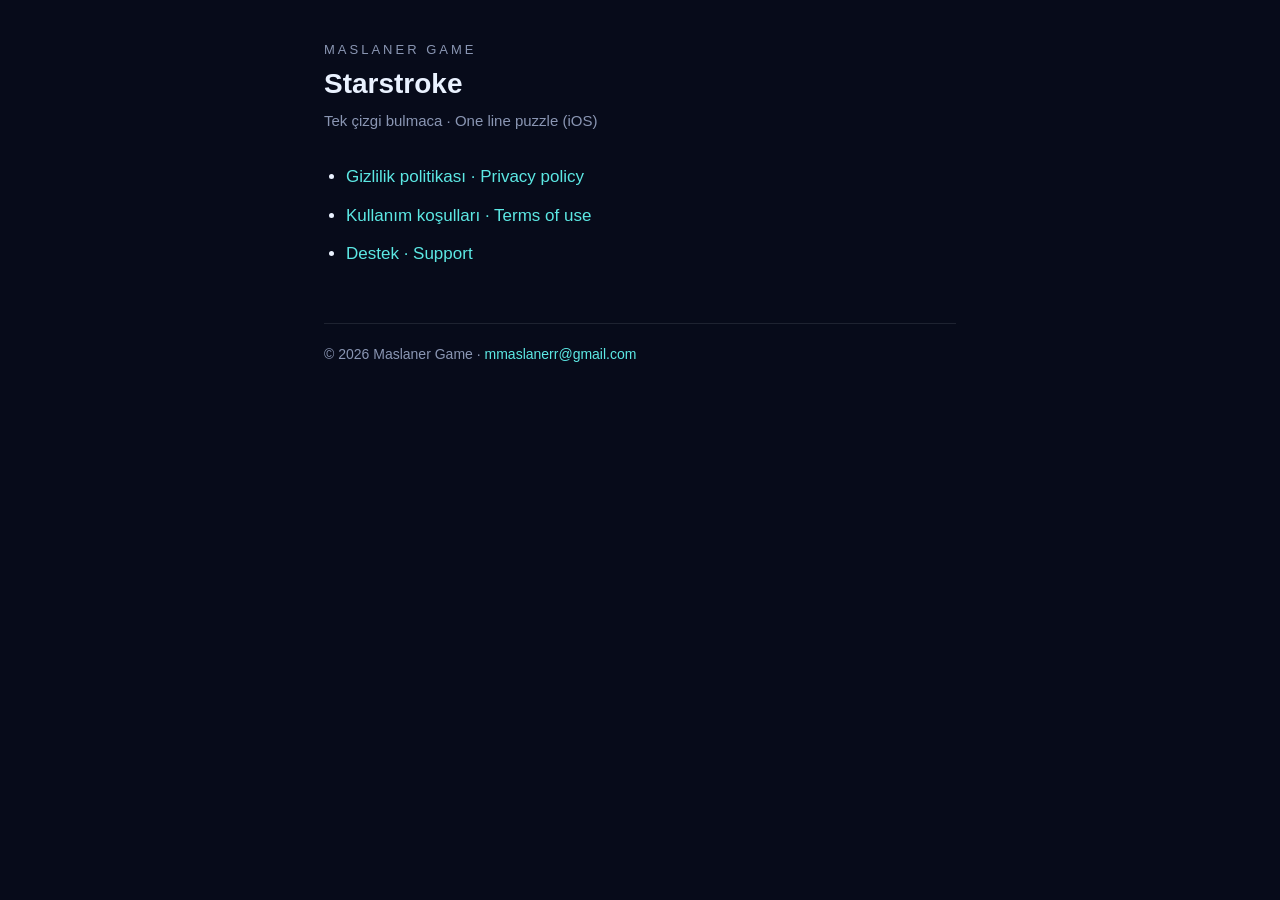
<file: index.html>
<!DOCTYPE html>
<html lang="tr">
<head>
<meta charset="utf-8">
<meta name="viewport" content="width=device-width, initial-scale=1">
<meta name="color-scheme" content="dark">
<title>Starstroke</title>
<link rel="stylesheet" href="stil.css">
</head>
<body>
<header>
	<p class="ad">Maslaner Game</p>
	<h1>Starstroke</h1>
	<p class="tarih">Tek çizgi bulmaca · One line puzzle (iOS)</p>
</header>
<ul>
	<li><a href="gizlilik.html">Gizlilik politikası · Privacy policy</a></li>
	<li><a href="kosullar.html">Kullanım koşulları · Terms of use</a></li>
	<li><a href="destek.html">Destek · Support</a></li>
</ul>
<footer>© 2026 Maslaner Game · <a href="mailto:mmaslanerr@gmail.com">mmaslanerr@gmail.com</a></footer>
</body>
</html>
</file>
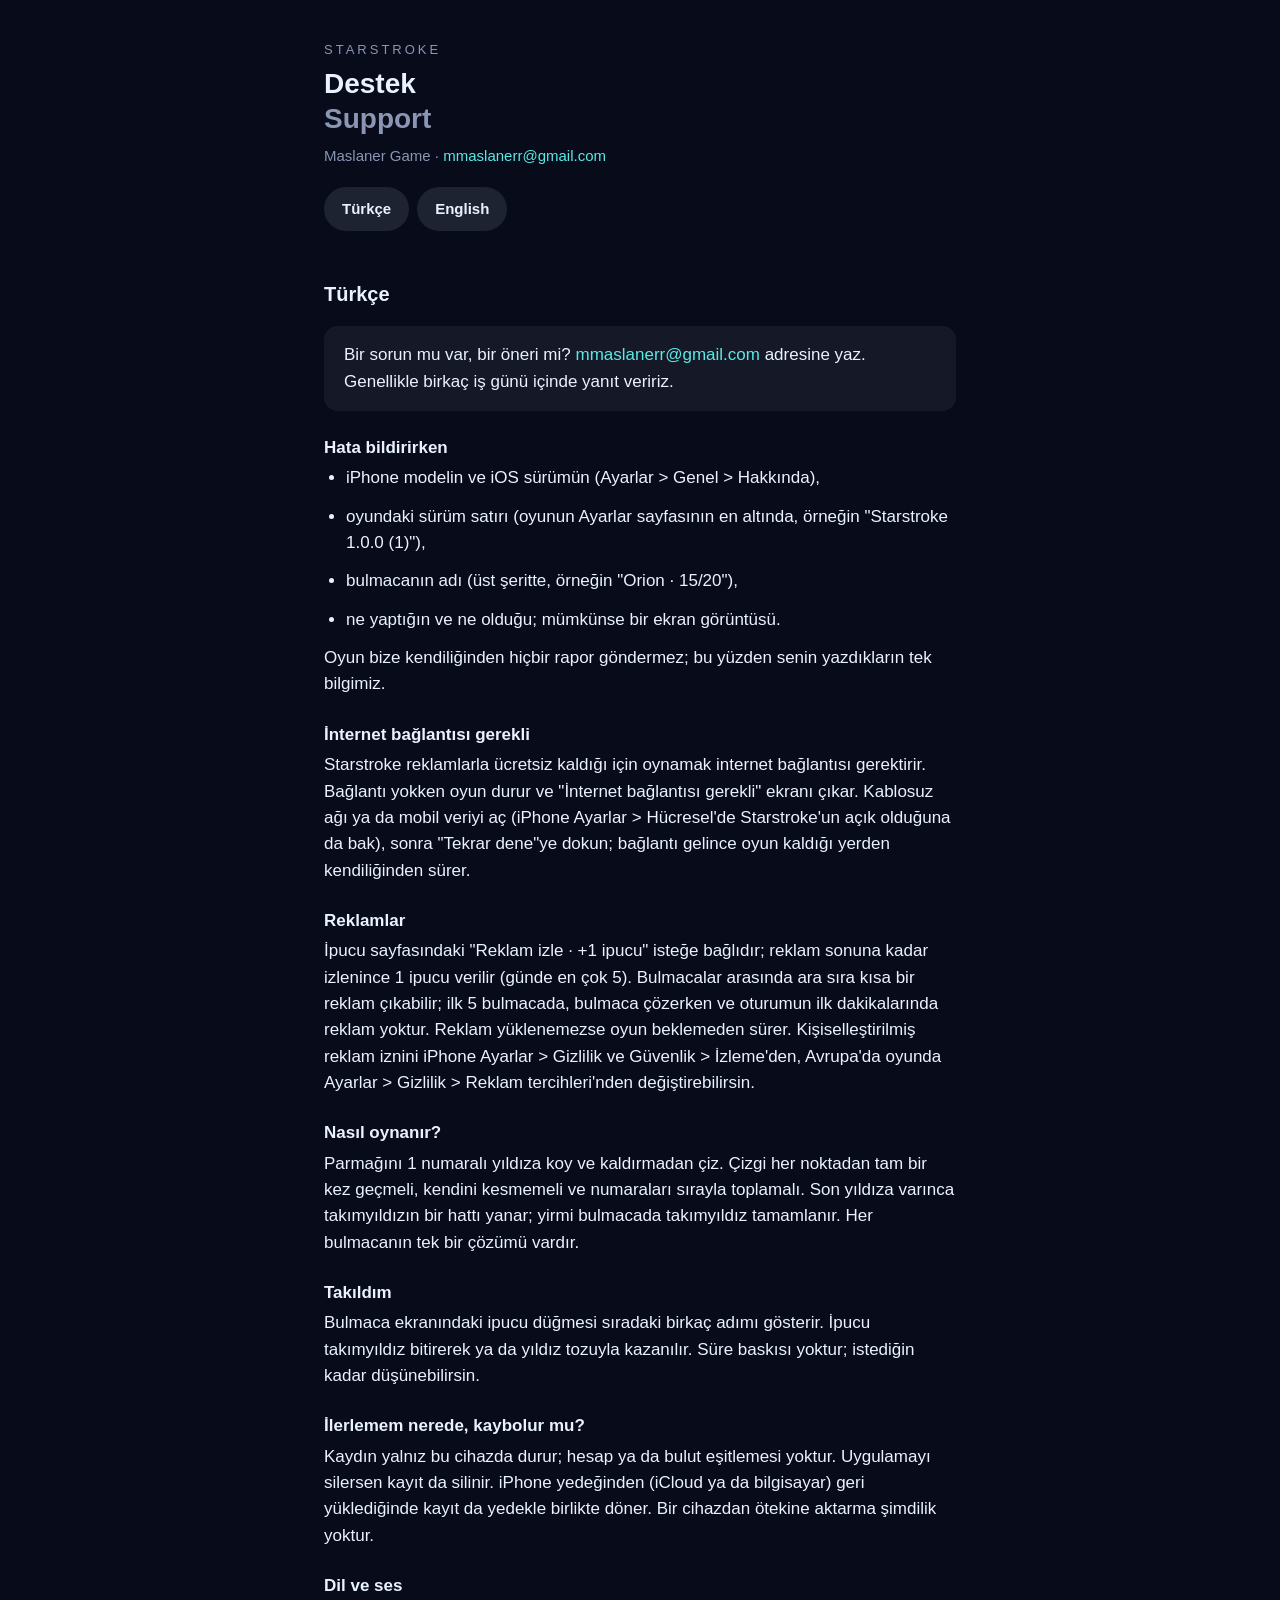
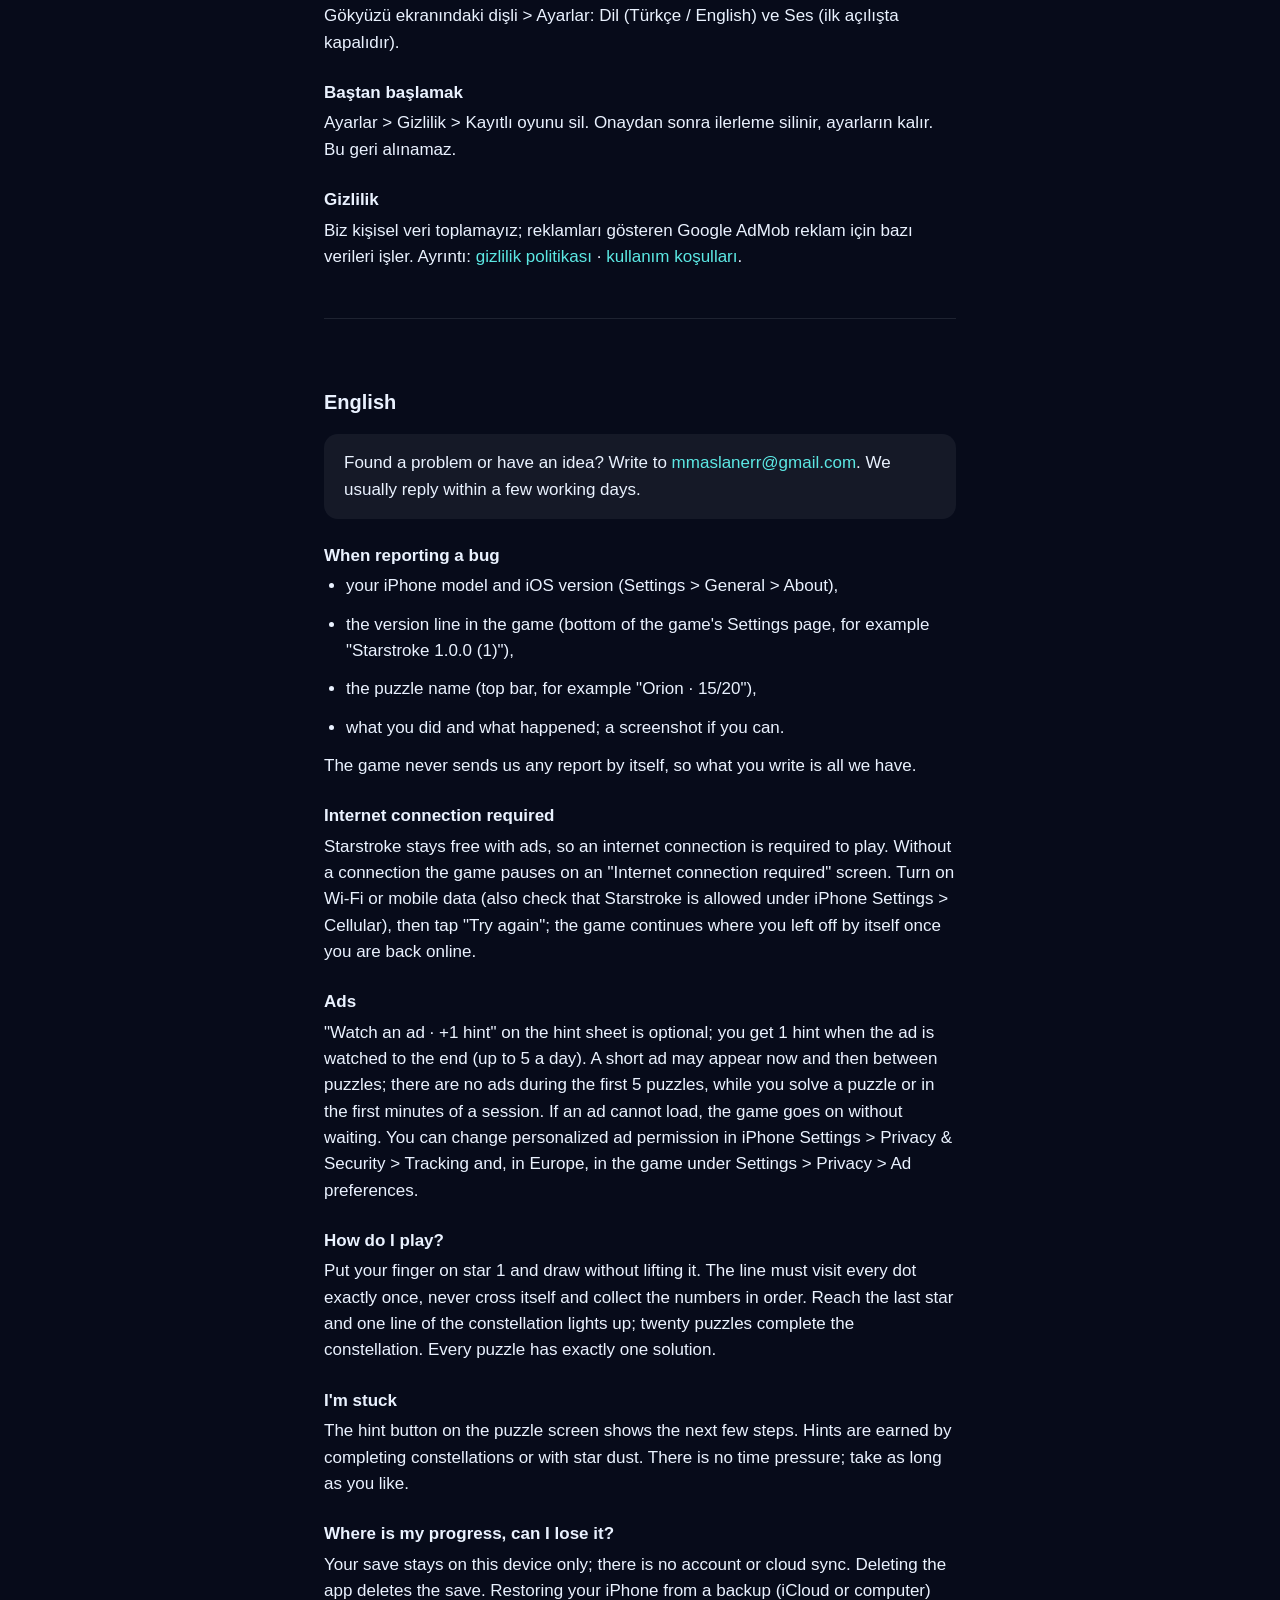
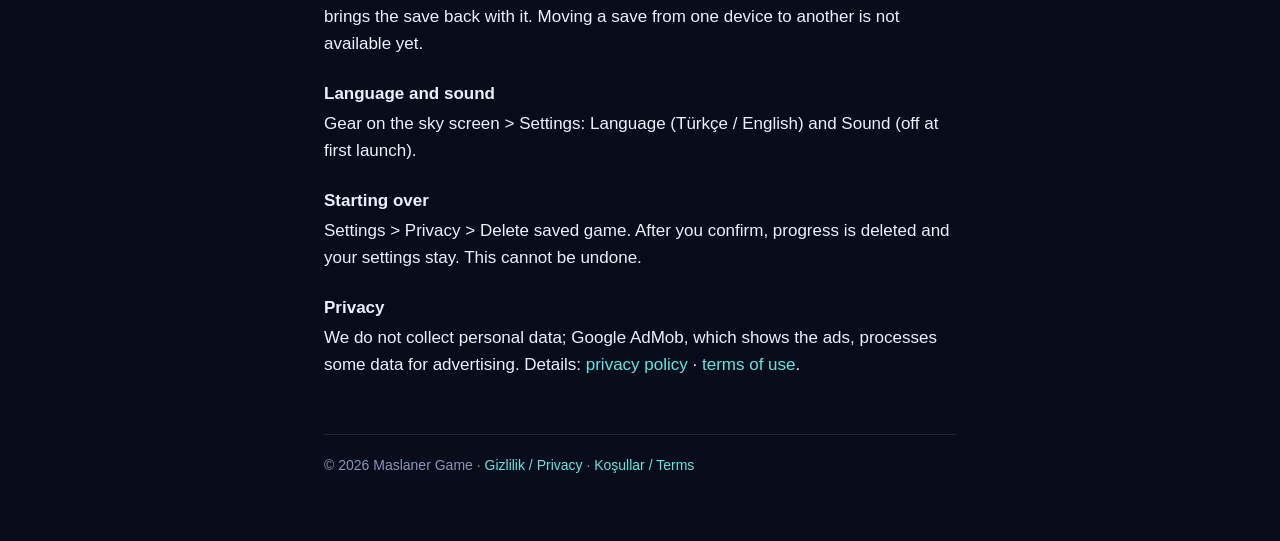
<file: destek.html>
<!DOCTYPE html>
<html lang="tr">
<head>
<meta charset="utf-8">
<meta name="viewport" content="width=device-width, initial-scale=1">
<meta name="color-scheme" content="dark">
<meta name="robots" content="index, follow">
<title>Destek · Support — Starstroke</title>
<link rel="stylesheet" href="stil.css">
</head>
<body>
<header>
	<p class="ad">Starstroke</p>
	<h1>Destek<br><span class="sonuk">Support</span></h1>
	<p class="tarih">Maslaner Game · <a href="mailto:mmaslanerr@gmail.com">mmaslanerr@gmail.com</a></p>
	<ul class="dil">
		<li><a href="#tr" hreflang="tr">Türkçe</a></li>
		<li><a href="#en" hreflang="en">English</a></li>
	</ul>
</header>

<section id="tr" lang="tr">
	<h2>Türkçe</h2>
	<div class="ozet">
		<p>Bir sorun mu var, bir öneri mi? <a href="mailto:mmaslanerr@gmail.com?subject=Starstroke">mmaslanerr@gmail.com</a>
		adresine yaz. Genellikle birkaç iş günü içinde yanıt veririz.</p>
	</div>

	<h3>Hata bildirirken</h3>
	<ul>
		<li>iPhone modelin ve iOS sürümün (Ayarlar &gt; Genel &gt; Hakkında),</li>
		<li>oyundaki sürüm satırı (oyunun Ayarlar sayfasının en altında, örneğin "Starstroke 1.0.0 (1)"),</li>
		<li>bulmacanın adı (üst şeritte, örneğin "Orion · 15/20"),</li>
		<li>ne yaptığın ve ne olduğu; mümkünse bir ekran görüntüsü.</li>
	</ul>
	<p>Oyun bize kendiliğinden hiçbir rapor göndermez; bu yüzden senin yazdıkların tek bilgimiz.</p>

	<h3>İnternet bağlantısı gerekli</h3>
	<p>Starstroke reklamlarla ücretsiz kaldığı için oynamak internet bağlantısı gerektirir. Bağlantı yokken
	oyun durur ve "İnternet bağlantısı gerekli" ekranı çıkar. Kablosuz ağı ya da mobil veriyi aç (iPhone
	Ayarlar &gt; Hücresel'de Starstroke'un açık olduğuna da bak), sonra "Tekrar dene"ye dokun; bağlantı gelince
	oyun kaldığı yerden kendiliğinden sürer.</p>

	<h3>Reklamlar</h3>
	<p>İpucu sayfasındaki "Reklam izle · +1 ipucu" isteğe bağlıdır; reklam sonuna kadar izlenince 1 ipucu
	verilir (günde en çok 5). Bulmacalar arasında ara sıra kısa bir reklam çıkabilir; ilk 5 bulmacada, bulmaca
	çözerken ve oturumun ilk dakikalarında reklam yoktur. Reklam yüklenemezse oyun beklemeden sürer.
	Kişiselleştirilmiş reklam iznini iPhone Ayarlar &gt; Gizlilik ve Güvenlik &gt; İzleme'den, Avrupa'da
	oyunda Ayarlar &gt; Gizlilik &gt; Reklam tercihleri'nden değiştirebilirsin.</p>

	<h3>Nasıl oynanır?</h3>
	<p>Parmağını 1 numaralı yıldıza koy ve kaldırmadan çiz. Çizgi her noktadan tam bir kez geçmeli,
	kendini kesmemeli ve numaraları sırayla toplamalı. Son yıldıza varınca takımyıldızın bir hattı yanar;
	yirmi bulmacada takımyıldız tamamlanır. Her bulmacanın tek bir çözümü vardır.</p>

	<h3>Takıldım</h3>
	<p>Bulmaca ekranındaki ipucu düğmesi sıradaki birkaç adımı gösterir. İpucu takımyıldız bitirerek ya da
	yıldız tozuyla kazanılır. Süre baskısı yoktur; istediğin kadar düşünebilirsin.</p>

	<h3>İlerlemem nerede, kaybolur mu?</h3>
	<p>Kaydın yalnız bu cihazda durur; hesap ya da bulut eşitlemesi yoktur. Uygulamayı silersen kayıt da
	silinir. iPhone yedeğinden (iCloud ya da bilgisayar) geri yüklediğinde kayıt da yedekle birlikte döner.
	Bir cihazdan ötekine aktarma şimdilik yoktur.</p>

	<h3>Dil ve ses</h3>
	<p>Gökyüzü ekranındaki dişli &gt; Ayarlar: Dil (Türkçe / English) ve Ses (ilk açılışta kapalıdır).</p>

	<h3>Baştan başlamak</h3>
	<p>Ayarlar &gt; Gizlilik &gt; Kayıtlı oyunu sil. Onaydan sonra ilerleme silinir, ayarların kalır. Bu geri alınamaz.</p>

	<h3>Gizlilik</h3>
	<p>Biz kişisel veri toplamayız; reklamları gösteren Google AdMob reklam için bazı verileri işler. Ayrıntı:
	<a href="gizlilik.html#tr">gizlilik politikası</a> · <a href="kosullar.html#tr">kullanım koşulları</a>.</p>
</section>

<section id="en" lang="en">
	<h2>English</h2>
	<div class="ozet">
		<p>Found a problem or have an idea? Write to <a href="mailto:mmaslanerr@gmail.com?subject=Starstroke">mmaslanerr@gmail.com</a>.
		We usually reply within a few working days.</p>
	</div>

	<h3>When reporting a bug</h3>
	<ul>
		<li>your iPhone model and iOS version (Settings &gt; General &gt; About),</li>
		<li>the version line in the game (bottom of the game's Settings page, for example "Starstroke 1.0.0 (1)"),</li>
		<li>the puzzle name (top bar, for example "Orion · 15/20"),</li>
		<li>what you did and what happened; a screenshot if you can.</li>
	</ul>
	<p>The game never sends us any report by itself, so what you write is all we have.</p>

	<h3>Internet connection required</h3>
	<p>Starstroke stays free with ads, so an internet connection is required to play. Without a connection
	the game pauses on an "Internet connection required" screen. Turn on Wi-Fi or mobile data (also check that
	Starstroke is allowed under iPhone Settings &gt; Cellular), then tap "Try again"; the game continues where
	you left off by itself once you are back online.</p>

	<h3>Ads</h3>
	<p>"Watch an ad · +1 hint" on the hint sheet is optional; you get 1 hint when the ad is watched to the end
	(up to 5 a day). A short ad may appear now and then between puzzles; there are no ads during the first 5
	puzzles, while you solve a puzzle or in the first minutes of a session. If an ad cannot load, the game
	goes on without waiting. You can change personalized ad permission in iPhone Settings &gt; Privacy &amp;
	Security &gt; Tracking and, in Europe, in the game under Settings &gt; Privacy &gt; Ad preferences.</p>

	<h3>How do I play?</h3>
	<p>Put your finger on star 1 and draw without lifting it. The line must visit every dot exactly once,
	never cross itself and collect the numbers in order. Reach the last star and one line of the
	constellation lights up; twenty puzzles complete the constellation. Every puzzle has exactly one solution.</p>

	<h3>I'm stuck</h3>
	<p>The hint button on the puzzle screen shows the next few steps. Hints are earned by completing
	constellations or with star dust. There is no time pressure; take as long as you like.</p>

	<h3>Where is my progress, can I lose it?</h3>
	<p>Your save stays on this device only; there is no account or cloud sync. Deleting the app deletes the
	save. Restoring your iPhone from a backup (iCloud or computer) brings the save back with it. Moving a
	save from one device to another is not available yet.</p>

	<h3>Language and sound</h3>
	<p>Gear on the sky screen &gt; Settings: Language (Türkçe / English) and Sound (off at first launch).</p>

	<h3>Starting over</h3>
	<p>Settings &gt; Privacy &gt; Delete saved game. After you confirm, progress is deleted and your settings stay. This cannot be undone.</p>

	<h3>Privacy</h3>
	<p>We do not collect personal data; Google AdMob, which shows the ads, processes some data for advertising.
	Details: <a href="gizlilik.html#en">privacy policy</a> · <a href="kosullar.html#en">terms of use</a>.</p>
</section>

<footer>© 2026 Maslaner Game · <a href="gizlilik.html">Gizlilik / Privacy</a> · <a href="kosullar.html">Koşullar / Terms</a></footer>
</body>
</html>
</file>
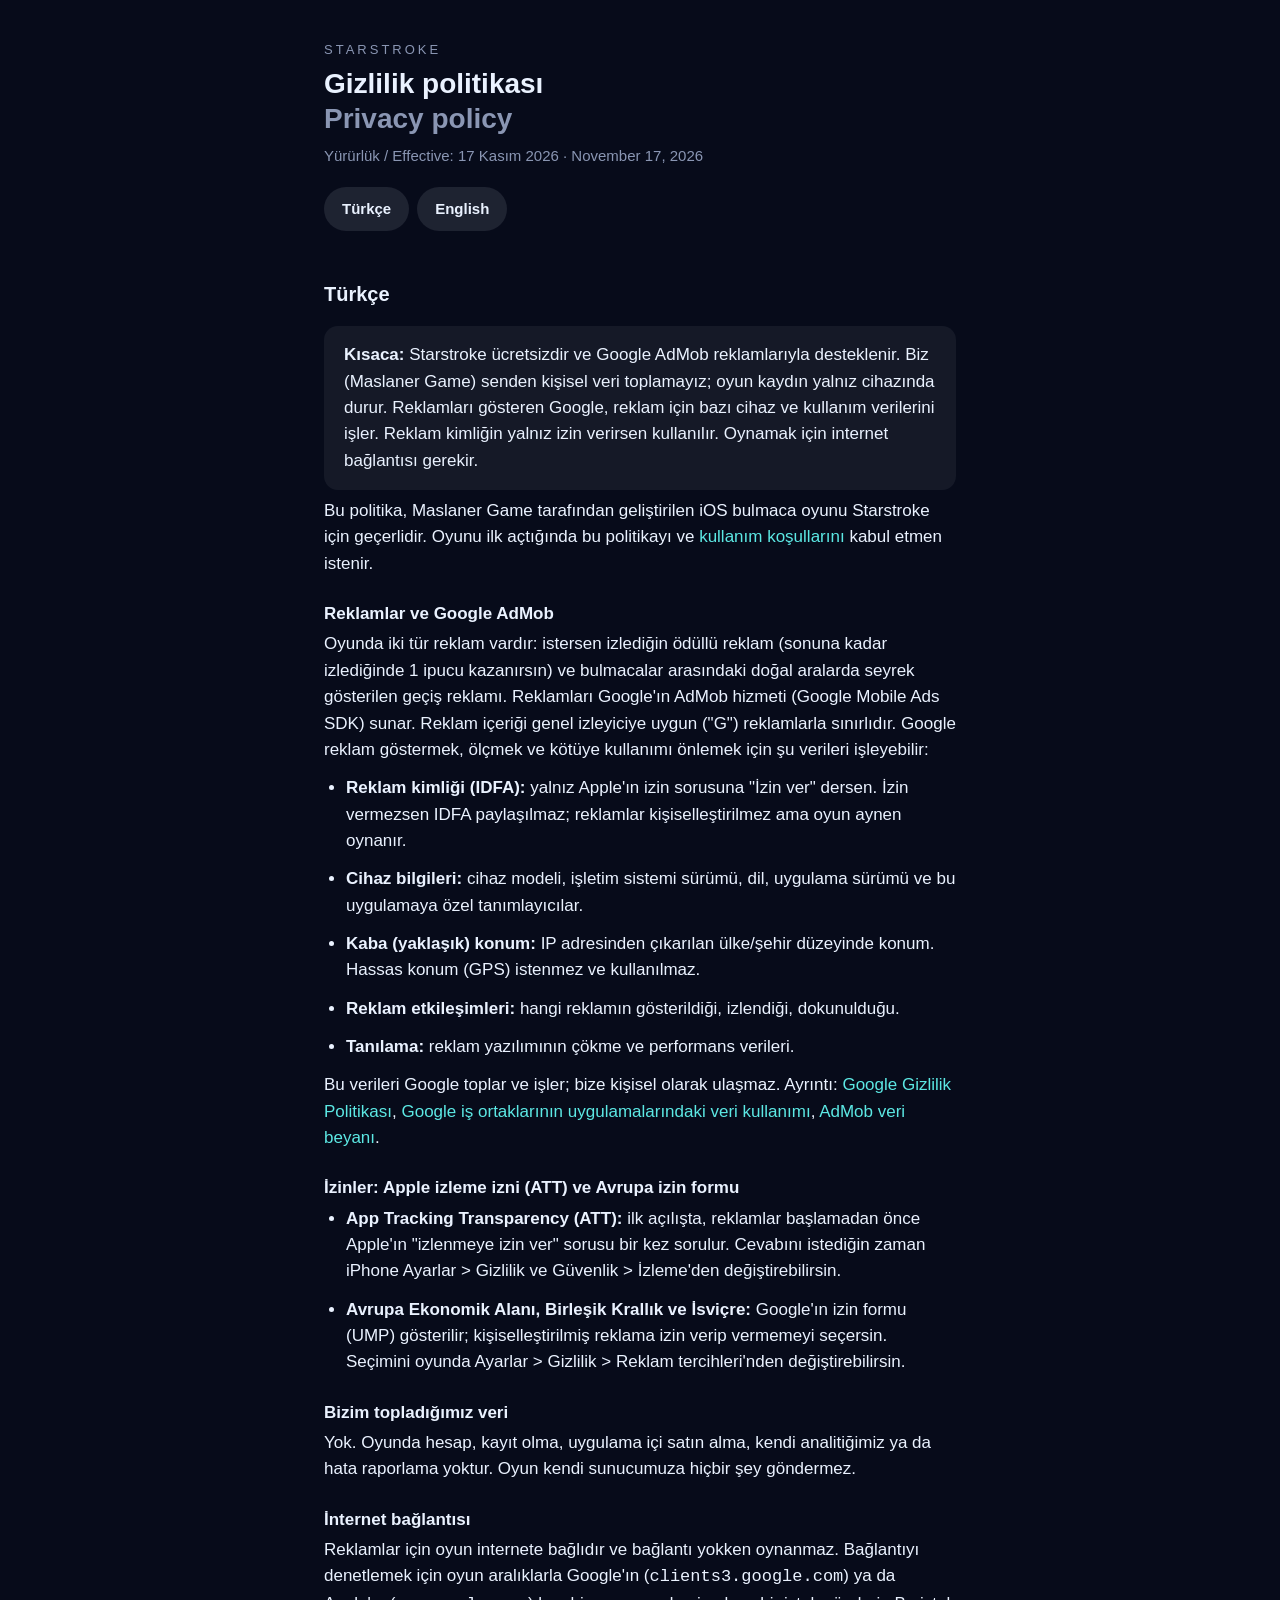
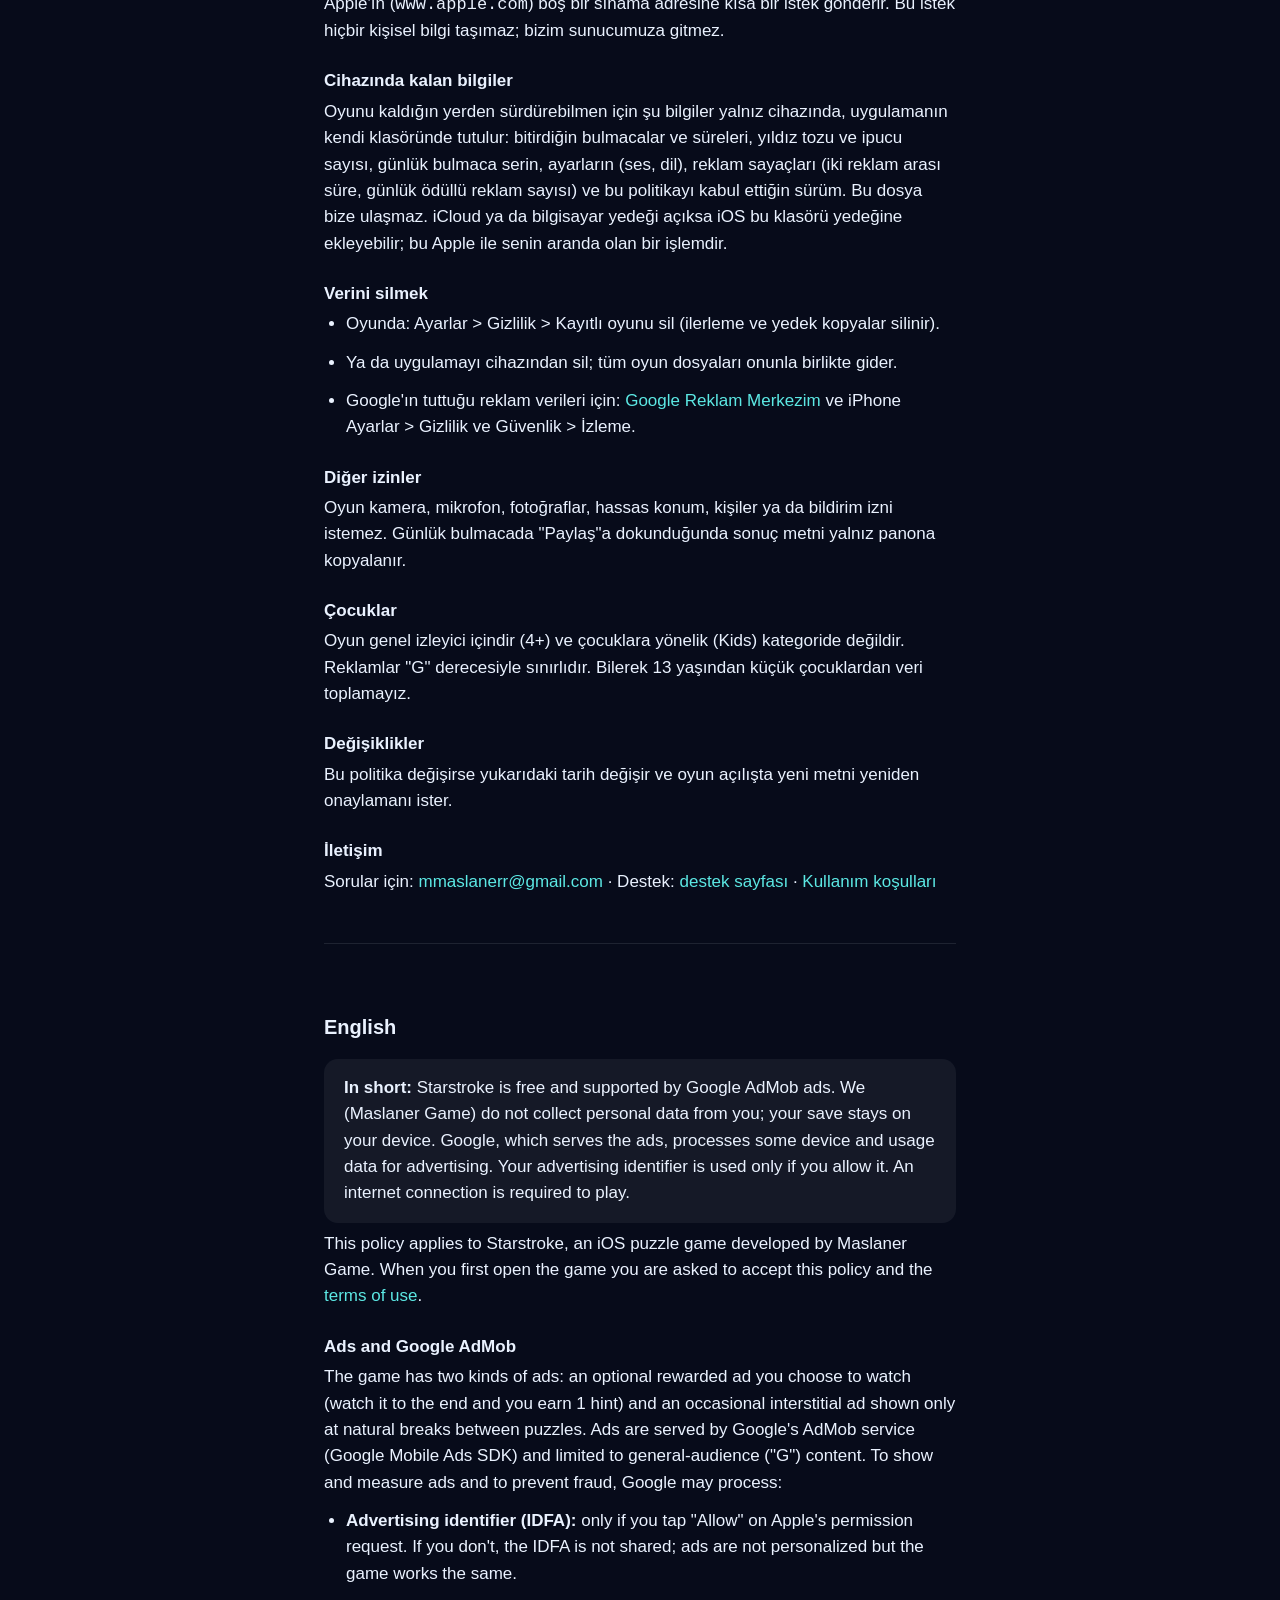
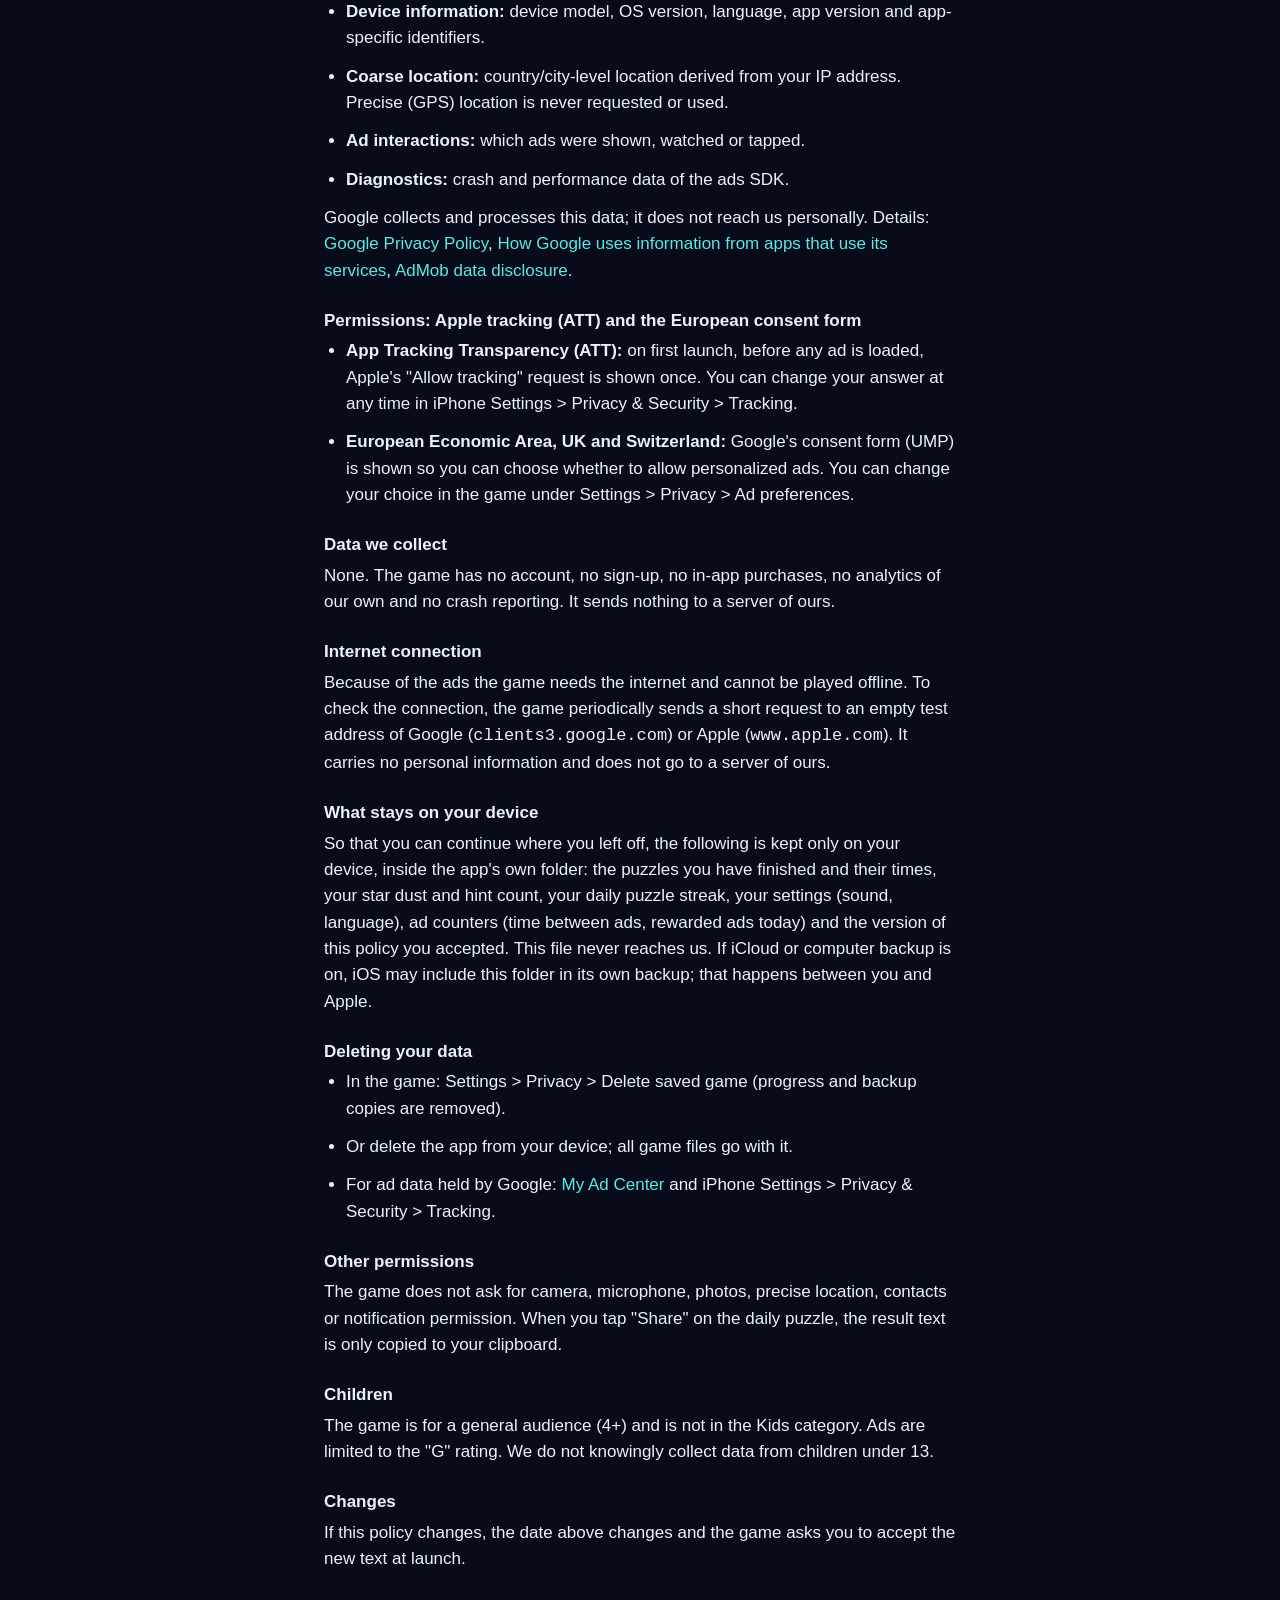
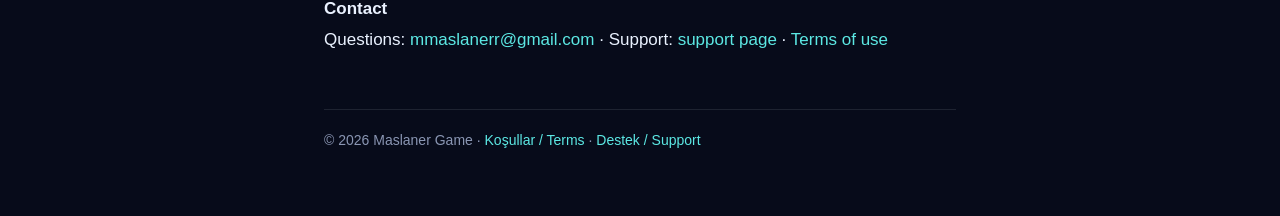
<file: gizlilik.html>
<!DOCTYPE html>
<html lang="tr">
<head>
<meta charset="utf-8">
<meta name="viewport" content="width=device-width, initial-scale=1">
<meta name="color-scheme" content="dark">
<meta name="robots" content="index, follow">
<title>Gizlilik politikası · Privacy policy — Starstroke</title>
<link rel="stylesheet" href="stil.css">
</head>
<body>
<header>
	<p class="ad">Starstroke</p>
	<h1>Gizlilik politikası<br><span class="sonuk">Privacy policy</span></h1>
	<p class="tarih">Yürürlük / Effective: 17 Kasım 2026 · November 17, 2026</p>
	<ul class="dil">
		<li><a href="#tr" hreflang="tr">Türkçe</a></li>
		<li><a href="#en" hreflang="en">English</a></li>
	</ul>
</header>

<section id="tr" lang="tr">
	<h2>Türkçe</h2>
	<div class="ozet">
		<p><strong>Kısaca:</strong> Starstroke ücretsizdir ve Google AdMob reklamlarıyla desteklenir. Biz
		(Maslaner Game) senden kişisel veri toplamayız; oyun kaydın yalnız cihazında durur. Reklamları gösteren
		Google, reklam için bazı cihaz ve kullanım verilerini işler. Reklam kimliğin yalnız izin verirsen
		kullanılır. Oynamak için internet bağlantısı gerekir.</p>
	</div>

	<p>Bu politika, Maslaner Game tarafından geliştirilen iOS bulmaca oyunu Starstroke için geçerlidir.
	Oyunu ilk açtığında bu politikayı ve <a href="kosullar.html#tr">kullanım koşullarını</a> kabul etmen istenir.</p>

	<h3>Reklamlar ve Google AdMob</h3>
	<p>Oyunda iki tür reklam vardır: istersen izlediğin ödüllü reklam (sonuna kadar izlediğinde 1 ipucu
	kazanırsın) ve bulmacalar arasındaki doğal aralarda seyrek gösterilen geçiş reklamı. Reklamları Google'ın
	AdMob hizmeti (Google Mobile Ads SDK) sunar. Reklam içeriği genel izleyiciye uygun ("G") reklamlarla
	sınırlıdır. Google reklam göstermek, ölçmek ve kötüye kullanımı önlemek için şu verileri işleyebilir:</p>
	<ul>
		<li><strong>Reklam kimliği (IDFA):</strong> yalnız Apple'ın izin sorusuna "İzin ver" dersen. İzin
		vermezsen IDFA paylaşılmaz; reklamlar kişiselleştirilmez ama oyun aynen oynanır.</li>
		<li><strong>Cihaz bilgileri:</strong> cihaz modeli, işletim sistemi sürümü, dil, uygulama sürümü ve
		bu uygulamaya özel tanımlayıcılar.</li>
		<li><strong>Kaba (yaklaşık) konum:</strong> IP adresinden çıkarılan ülke/şehir düzeyinde konum. Hassas
		konum (GPS) istenmez ve kullanılmaz.</li>
		<li><strong>Reklam etkileşimleri:</strong> hangi reklamın gösterildiği, izlendiği, dokunulduğu.</li>
		<li><strong>Tanılama:</strong> reklam yazılımının çökme ve performans verileri.</li>
	</ul>
	<p>Bu verileri Google toplar ve işler; bize kişisel olarak ulaşmaz. Ayrıntı:
	<a href="https://policies.google.com/privacy">Google Gizlilik Politikası</a>,
	<a href="https://policies.google.com/technologies/partner-sites">Google iş ortaklarının uygulamalarındaki veri kullanımı</a>,
	<a href="https://developers.google.com/admob/ios/privacy/data-disclosure">AdMob veri beyanı</a>.</p>

	<h3>İzinler: Apple izleme izni (ATT) ve Avrupa izin formu</h3>
	<ul>
		<li><strong>App Tracking Transparency (ATT):</strong> ilk açılışta, reklamlar başlamadan önce Apple'ın
		"izlenmeye izin ver" sorusu bir kez sorulur. Cevabını istediğin zaman iPhone Ayarlar &gt; Gizlilik ve
		Güvenlik &gt; İzleme'den değiştirebilirsin.</li>
		<li><strong>Avrupa Ekonomik Alanı, Birleşik Krallık ve İsviçre:</strong> Google'ın izin formu (UMP)
		gösterilir; kişiselleştirilmiş reklama izin verip vermemeyi seçersin. Seçimini oyunda Ayarlar &gt;
		Gizlilik &gt; Reklam tercihleri'nden değiştirebilirsin.</li>
	</ul>

	<h3>Bizim topladığımız veri</h3>
	<p>Yok. Oyunda hesap, kayıt olma, uygulama içi satın alma, kendi analitiğimiz ya da hata raporlama
	yoktur. Oyun kendi sunucumuza hiçbir şey göndermez.</p>

	<h3>İnternet bağlantısı</h3>
	<p>Reklamlar için oyun internete bağlıdır ve bağlantı yokken oynanmaz. Bağlantıyı denetlemek için oyun
	aralıklarla Google'ın (<code>clients3.google.com</code>) ya da Apple'ın (<code>www.apple.com</code>) boş
	bir sınama adresine kısa bir istek gönderir. Bu istek hiçbir kişisel bilgi taşımaz; bizim sunucumuza gitmez.</p>

	<h3>Cihazında kalan bilgiler</h3>
	<p>Oyunu kaldığın yerden sürdürebilmen için şu bilgiler yalnız cihazında, uygulamanın kendi klasöründe
	tutulur: bitirdiğin bulmacalar ve süreleri, yıldız tozu ve ipucu sayısı, günlük bulmaca serin, ayarların
	(ses, dil), reklam sayaçları (iki reklam arası süre, günlük ödüllü reklam sayısı) ve bu politikayı kabul
	ettiğin sürüm. Bu dosya bize ulaşmaz. iCloud ya da bilgisayar yedeği açıksa iOS bu klasörü yedeğine
	ekleyebilir; bu Apple ile senin aranda olan bir işlemdir.</p>

	<h3>Verini silmek</h3>
	<ul>
		<li>Oyunda: Ayarlar &gt; Gizlilik &gt; Kayıtlı oyunu sil (ilerleme ve yedek kopyalar silinir).</li>
		<li>Ya da uygulamayı cihazından sil; tüm oyun dosyaları onunla birlikte gider.</li>
		<li>Google'ın tuttuğu reklam verileri için: <a href="https://myadcenter.google.com/">Google Reklam Merkezim</a>
		ve iPhone Ayarlar &gt; Gizlilik ve Güvenlik &gt; İzleme.</li>
	</ul>

	<h3>Diğer izinler</h3>
	<p>Oyun kamera, mikrofon, fotoğraflar, hassas konum, kişiler ya da bildirim izni istemez. Günlük bulmacada
	"Paylaş"a dokunduğunda sonuç metni yalnız panona kopyalanır.</p>

	<h3>Çocuklar</h3>
	<p>Oyun genel izleyici içindir (4+) ve çocuklara yönelik (Kids) kategoride değildir. Reklamlar "G"
	derecesiyle sınırlıdır. Bilerek 13 yaşından küçük çocuklardan veri toplamayız.</p>

	<h3>Değişiklikler</h3>
	<p>Bu politika değişirse yukarıdaki tarih değişir ve oyun açılışta yeni metni yeniden onaylamanı ister.</p>

	<h3>İletişim</h3>
	<p>Sorular için: <a href="mailto:mmaslanerr@gmail.com">mmaslanerr@gmail.com</a> · Destek:
	<a href="destek.html#tr">destek sayfası</a> · <a href="kosullar.html#tr">Kullanım koşulları</a></p>
</section>

<section id="en" lang="en">
	<h2>English</h2>
	<div class="ozet">
		<p><strong>In short:</strong> Starstroke is free and supported by Google AdMob ads. We (Maslaner Game)
		do not collect personal data from you; your save stays on your device. Google, which serves the ads,
		processes some device and usage data for advertising. Your advertising identifier is used only if you
		allow it. An internet connection is required to play.</p>
	</div>

	<p>This policy applies to Starstroke, an iOS puzzle game developed by Maslaner Game. When you first open
	the game you are asked to accept this policy and the <a href="kosullar.html#en">terms of use</a>.</p>

	<h3>Ads and Google AdMob</h3>
	<p>The game has two kinds of ads: an optional rewarded ad you choose to watch (watch it to the end and you
	earn 1 hint) and an occasional interstitial ad shown only at natural breaks between puzzles. Ads are served
	by Google's AdMob service (Google Mobile Ads SDK) and limited to general-audience ("G") content. To show
	and measure ads and to prevent fraud, Google may process:</p>
	<ul>
		<li><strong>Advertising identifier (IDFA):</strong> only if you tap "Allow" on Apple's permission
		request. If you don't, the IDFA is not shared; ads are not personalized but the game works the same.</li>
		<li><strong>Device information:</strong> device model, OS version, language, app version and
		app-specific identifiers.</li>
		<li><strong>Coarse location:</strong> country/city-level location derived from your IP address. Precise
		(GPS) location is never requested or used.</li>
		<li><strong>Ad interactions:</strong> which ads were shown, watched or tapped.</li>
		<li><strong>Diagnostics:</strong> crash and performance data of the ads SDK.</li>
	</ul>
	<p>Google collects and processes this data; it does not reach us personally. Details:
	<a href="https://policies.google.com/privacy">Google Privacy Policy</a>,
	<a href="https://policies.google.com/technologies/partner-sites">How Google uses information from apps that use its services</a>,
	<a href="https://developers.google.com/admob/ios/privacy/data-disclosure">AdMob data disclosure</a>.</p>

	<h3>Permissions: Apple tracking (ATT) and the European consent form</h3>
	<ul>
		<li><strong>App Tracking Transparency (ATT):</strong> on first launch, before any ad is loaded, Apple's
		"Allow tracking" request is shown once. You can change your answer at any time in iPhone Settings &gt;
		Privacy &amp; Security &gt; Tracking.</li>
		<li><strong>European Economic Area, UK and Switzerland:</strong> Google's consent form (UMP) is shown
		so you can choose whether to allow personalized ads. You can change your choice in the game under
		Settings &gt; Privacy &gt; Ad preferences.</li>
	</ul>

	<h3>Data we collect</h3>
	<p>None. The game has no account, no sign-up, no in-app purchases, no analytics of our own and no crash
	reporting. It sends nothing to a server of ours.</p>

	<h3>Internet connection</h3>
	<p>Because of the ads the game needs the internet and cannot be played offline. To check the connection,
	the game periodically sends a short request to an empty test address of Google
	(<code>clients3.google.com</code>) or Apple (<code>www.apple.com</code>). It carries no personal
	information and does not go to a server of ours.</p>

	<h3>What stays on your device</h3>
	<p>So that you can continue where you left off, the following is kept only on your device, inside the
	app's own folder: the puzzles you have finished and their times, your star dust and hint count, your daily
	puzzle streak, your settings (sound, language), ad counters (time between ads, rewarded ads today) and the
	version of this policy you accepted. This file never reaches us. If iCloud or computer backup is on, iOS
	may include this folder in its own backup; that happens between you and Apple.</p>

	<h3>Deleting your data</h3>
	<ul>
		<li>In the game: Settings &gt; Privacy &gt; Delete saved game (progress and backup copies are removed).</li>
		<li>Or delete the app from your device; all game files go with it.</li>
		<li>For ad data held by Google: <a href="https://myadcenter.google.com/">My Ad Center</a> and iPhone
		Settings &gt; Privacy &amp; Security &gt; Tracking.</li>
	</ul>

	<h3>Other permissions</h3>
	<p>The game does not ask for camera, microphone, photos, precise location, contacts or notification
	permission. When you tap "Share" on the daily puzzle, the result text is only copied to your clipboard.</p>

	<h3>Children</h3>
	<p>The game is for a general audience (4+) and is not in the Kids category. Ads are limited to the "G"
	rating. We do not knowingly collect data from children under 13.</p>

	<h3>Changes</h3>
	<p>If this policy changes, the date above changes and the game asks you to accept the new text at launch.</p>

	<h3>Contact</h3>
	<p>Questions: <a href="mailto:mmaslanerr@gmail.com">mmaslanerr@gmail.com</a> · Support:
	<a href="destek.html#en">support page</a> · <a href="kosullar.html#en">Terms of use</a></p>
</section>

<footer>© 2026 Maslaner Game · <a href="kosullar.html">Koşullar / Terms</a> · <a href="destek.html">Destek / Support</a></footer>
</body>
</html>
</file>
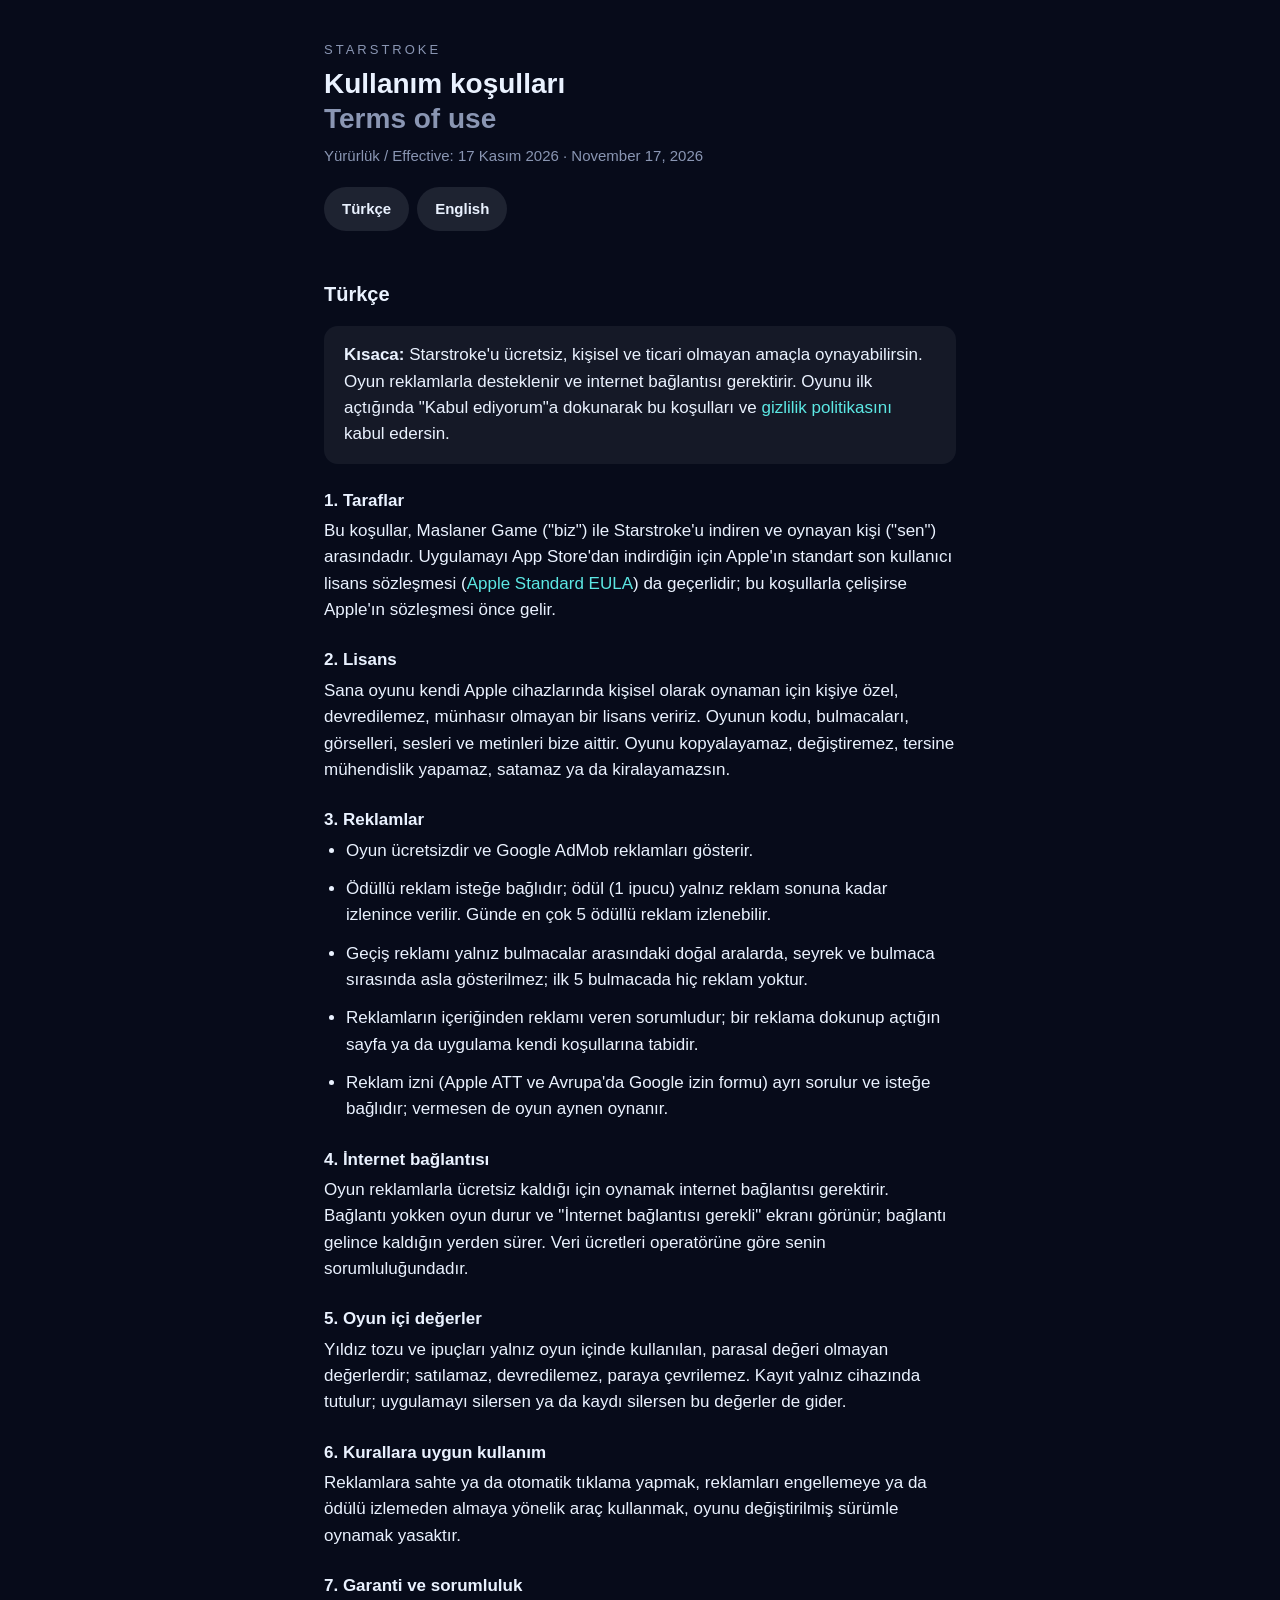
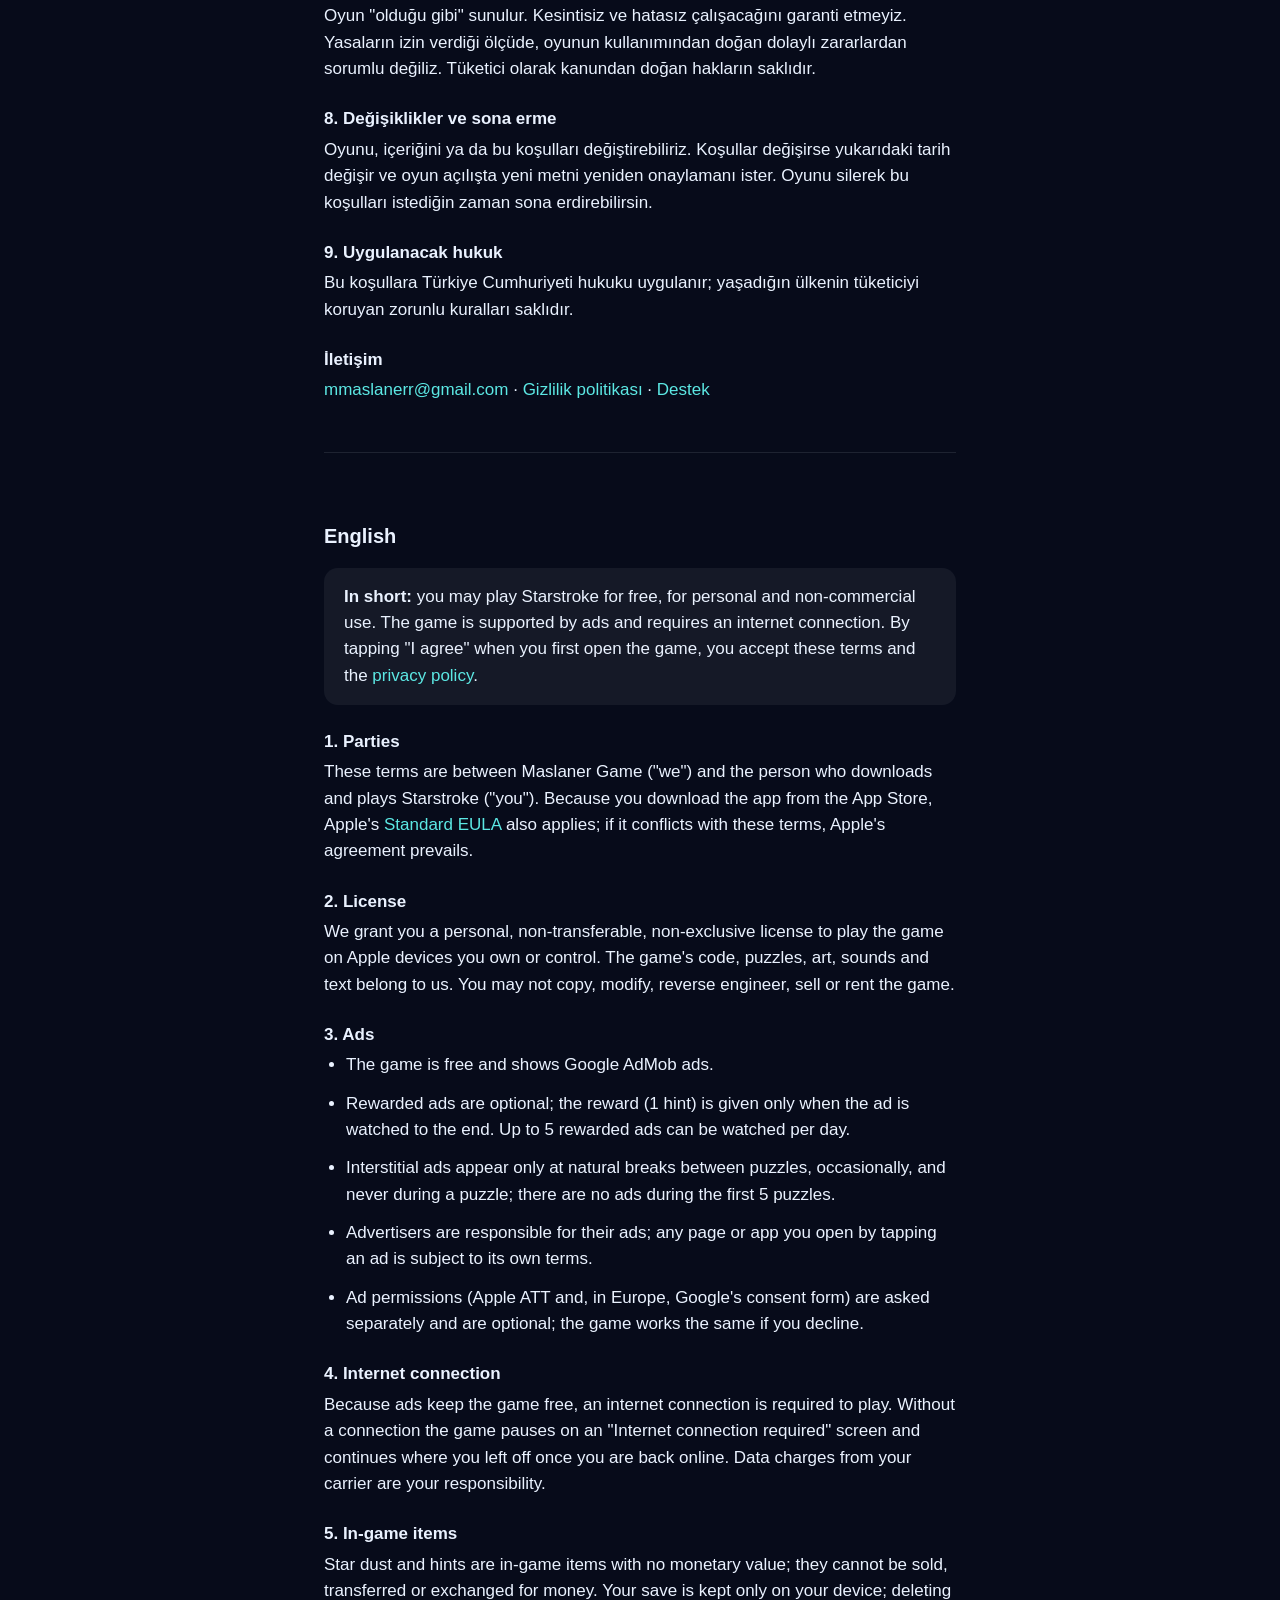
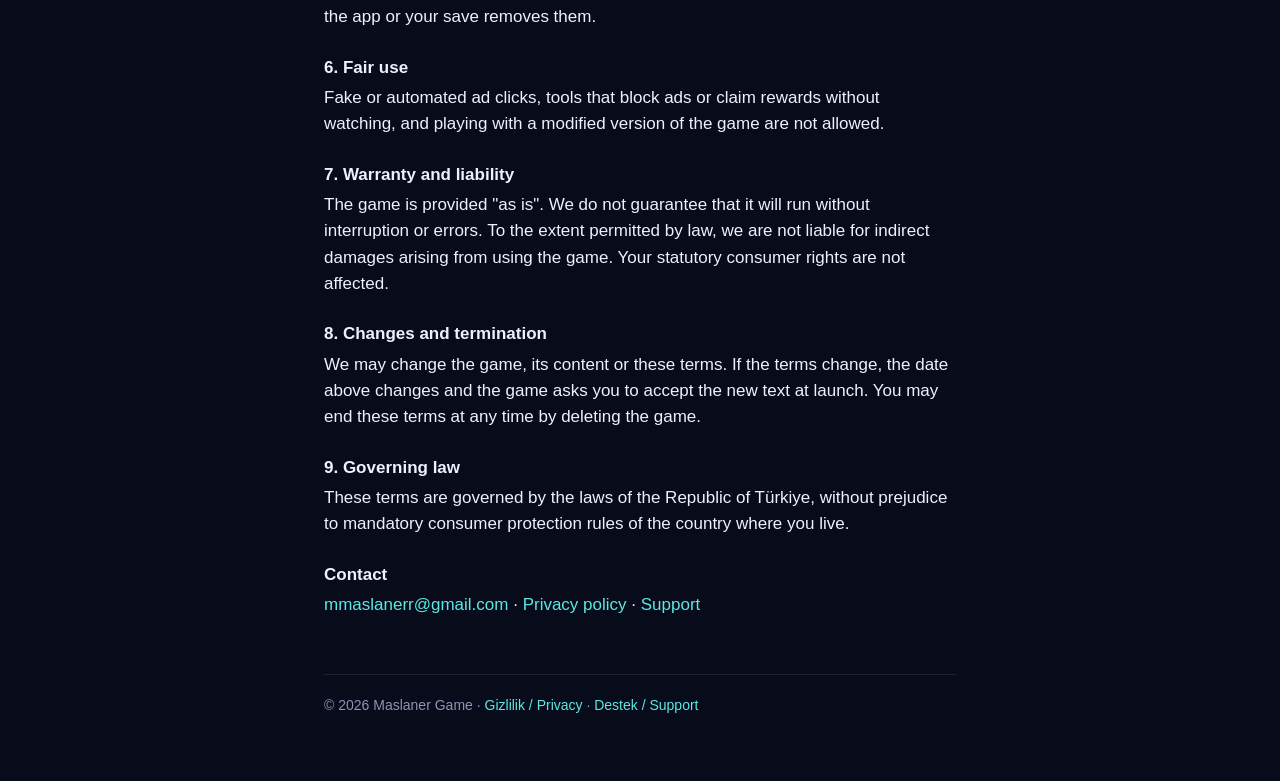
<file: kosullar.html>
<!DOCTYPE html>
<html lang="tr">
<head>
<meta charset="utf-8">
<meta name="viewport" content="width=device-width, initial-scale=1">
<meta name="color-scheme" content="dark">
<meta name="robots" content="index, follow">
<title>Kullanım koşulları · Terms of use — Starstroke</title>
<link rel="stylesheet" href="stil.css">
</head>
<body>
<header>
	<p class="ad">Starstroke</p>
	<h1>Kullanım koşulları<br><span class="sonuk">Terms of use</span></h1>
	<p class="tarih">Yürürlük / Effective: 17 Kasım 2026 · November 17, 2026</p>
	<ul class="dil">
		<li><a href="#tr" hreflang="tr">Türkçe</a></li>
		<li><a href="#en" hreflang="en">English</a></li>
	</ul>
</header>

<section id="tr" lang="tr">
	<h2>Türkçe</h2>
	<div class="ozet">
		<p><strong>Kısaca:</strong> Starstroke'u ücretsiz, kişisel ve ticari olmayan amaçla oynayabilirsin. Oyun
		reklamlarla desteklenir ve internet bağlantısı gerektirir. Oyunu ilk açtığında "Kabul ediyorum"a
		dokunarak bu koşulları ve <a href="gizlilik.html#tr">gizlilik politikasını</a> kabul edersin.</p>
	</div>

	<h3>1. Taraflar</h3>
	<p>Bu koşullar, Maslaner Game ("biz") ile Starstroke'u indiren ve oynayan kişi ("sen") arasındadır.
	Uygulamayı App Store'dan indirdiğin için Apple'ın standart son kullanıcı lisans sözleşmesi
	(<a href="https://www.apple.com/legal/internet-services/itunes/dev/stdeula/">Apple Standard EULA</a>) da
	geçerlidir; bu koşullarla çelişirse Apple'ın sözleşmesi önce gelir.</p>

	<h3>2. Lisans</h3>
	<p>Sana oyunu kendi Apple cihazlarında kişisel olarak oynaman için kişiye özel, devredilemez, münhasır
	olmayan bir lisans veririz. Oyunun kodu, bulmacaları, görselleri, sesleri ve metinleri bize aittir.
	Oyunu kopyalayamaz, değiştiremez, tersine mühendislik yapamaz, satamaz ya da kiralayamazsın.</p>

	<h3>3. Reklamlar</h3>
	<ul>
		<li>Oyun ücretsizdir ve Google AdMob reklamları gösterir.</li>
		<li>Ödüllü reklam isteğe bağlıdır; ödül (1 ipucu) yalnız reklam sonuna kadar izlenince verilir. Günde en
		çok 5 ödüllü reklam izlenebilir.</li>
		<li>Geçiş reklamı yalnız bulmacalar arasındaki doğal aralarda, seyrek ve bulmaca sırasında asla
		gösterilmez; ilk 5 bulmacada hiç reklam yoktur.</li>
		<li>Reklamların içeriğinden reklamı veren sorumludur; bir reklama dokunup açtığın sayfa ya da
		uygulama kendi koşullarına tabidir.</li>
		<li>Reklam izni (Apple ATT ve Avrupa'da Google izin formu) ayrı sorulur ve isteğe bağlıdır; vermesen de
		oyun aynen oynanır.</li>
	</ul>

	<h3>4. İnternet bağlantısı</h3>
	<p>Oyun reklamlarla ücretsiz kaldığı için oynamak internet bağlantısı gerektirir. Bağlantı yokken oyun
	durur ve "İnternet bağlantısı gerekli" ekranı görünür; bağlantı gelince kaldığın yerden sürer. Veri
	ücretleri operatörüne göre senin sorumluluğundadır.</p>

	<h3>5. Oyun içi değerler</h3>
	<p>Yıldız tozu ve ipuçları yalnız oyun içinde kullanılan, parasal değeri olmayan değerlerdir; satılamaz,
	devredilemez, paraya çevrilemez. Kayıt yalnız cihazında tutulur; uygulamayı silersen ya da kaydı silersen
	bu değerler de gider.</p>

	<h3>6. Kurallara uygun kullanım</h3>
	<p>Reklamlara sahte ya da otomatik tıklama yapmak, reklamları engellemeye ya da ödülü izlemeden almaya
	yönelik araç kullanmak, oyunu değiştirilmiş sürümle oynamak yasaktır.</p>

	<h3>7. Garanti ve sorumluluk</h3>
	<p>Oyun "olduğu gibi" sunulur. Kesintisiz ve hatasız çalışacağını garanti etmeyiz. Yasaların izin verdiği
	ölçüde, oyunun kullanımından doğan dolaylı zararlardan sorumlu değiliz. Tüketici olarak kanundan doğan
	hakların saklıdır.</p>

	<h3>8. Değişiklikler ve sona erme</h3>
	<p>Oyunu, içeriğini ya da bu koşulları değiştirebiliriz. Koşullar değişirse yukarıdaki tarih değişir ve
	oyun açılışta yeni metni yeniden onaylamanı ister. Oyunu silerek bu koşulları istediğin zaman sona
	erdirebilirsin.</p>

	<h3>9. Uygulanacak hukuk</h3>
	<p>Bu koşullara Türkiye Cumhuriyeti hukuku uygulanır; yaşadığın ülkenin tüketiciyi koruyan zorunlu
	kuralları saklıdır.</p>

	<h3>İletişim</h3>
	<p><a href="mailto:mmaslanerr@gmail.com">mmaslanerr@gmail.com</a> · <a href="gizlilik.html#tr">Gizlilik politikası</a>
	· <a href="destek.html#tr">Destek</a></p>
</section>

<section id="en" lang="en">
	<h2>English</h2>
	<div class="ozet">
		<p><strong>In short:</strong> you may play Starstroke for free, for personal and non-commercial use.
		The game is supported by ads and requires an internet connection. By tapping "I agree" when you first
		open the game, you accept these terms and the <a href="gizlilik.html#en">privacy policy</a>.</p>
	</div>

	<h3>1. Parties</h3>
	<p>These terms are between Maslaner Game ("we") and the person who downloads and plays Starstroke
	("you"). Because you download the app from the App Store, Apple's
	<a href="https://www.apple.com/legal/internet-services/itunes/dev/stdeula/">Standard EULA</a> also applies;
	if it conflicts with these terms, Apple's agreement prevails.</p>

	<h3>2. License</h3>
	<p>We grant you a personal, non-transferable, non-exclusive license to play the game on Apple devices you
	own or control. The game's code, puzzles, art, sounds and text belong to us. You may not copy, modify,
	reverse engineer, sell or rent the game.</p>

	<h3>3. Ads</h3>
	<ul>
		<li>The game is free and shows Google AdMob ads.</li>
		<li>Rewarded ads are optional; the reward (1 hint) is given only when the ad is watched to the end. Up
		to 5 rewarded ads can be watched per day.</li>
		<li>Interstitial ads appear only at natural breaks between puzzles, occasionally, and never during a
		puzzle; there are no ads during the first 5 puzzles.</li>
		<li>Advertisers are responsible for their ads; any page or app you open by tapping an ad is subject to
		its own terms.</li>
		<li>Ad permissions (Apple ATT and, in Europe, Google's consent form) are asked separately and are
		optional; the game works the same if you decline.</li>
	</ul>

	<h3>4. Internet connection</h3>
	<p>Because ads keep the game free, an internet connection is required to play. Without a connection the
	game pauses on an "Internet connection required" screen and continues where you left off once you are
	back online. Data charges from your carrier are your responsibility.</p>

	<h3>5. In-game items</h3>
	<p>Star dust and hints are in-game items with no monetary value; they cannot be sold, transferred or
	exchanged for money. Your save is kept only on your device; deleting the app or your save removes them.</p>

	<h3>6. Fair use</h3>
	<p>Fake or automated ad clicks, tools that block ads or claim rewards without watching, and playing with a
	modified version of the game are not allowed.</p>

	<h3>7. Warranty and liability</h3>
	<p>The game is provided "as is". We do not guarantee that it will run without interruption or errors. To
	the extent permitted by law, we are not liable for indirect damages arising from using the game. Your
	statutory consumer rights are not affected.</p>

	<h3>8. Changes and termination</h3>
	<p>We may change the game, its content or these terms. If the terms change, the date above changes and the
	game asks you to accept the new text at launch. You may end these terms at any time by deleting the game.</p>

	<h3>9. Governing law</h3>
	<p>These terms are governed by the laws of the Republic of Türkiye, without prejudice to mandatory consumer
	protection rules of the country where you live.</p>

	<h3>Contact</h3>
	<p><a href="mailto:mmaslanerr@gmail.com">mmaslanerr@gmail.com</a> · <a href="gizlilik.html#en">Privacy policy</a>
	· <a href="destek.html#en">Support</a></p>
</section>

<footer>© 2026 Maslaner Game · <a href="gizlilik.html">Gizlilik / Privacy</a> · <a href="destek.html">Destek / Support</a></footer>
</body>
</html>
</file>
<file: stil.css>
/* Starstroke — gizlilik ve destek sayfaları (EKSIKLER E6).
   Renkler docs/STIL.md bölüm 1'den (ZEMIN, YAZI, YAZI_SONUK, CIZGI, YUZEY, AYIRAC); yeni ton yok.
   Görsel, yazı tipi dosyası, çerez, betik, dış istek yok: sayfa da veri toplamaz. */
:root {
	--zemin: #070B1A;
	--yazi: #EAF2FF;
	--yazi-sonuk: #8A96B3;
	--cizgi: #5CE8E4;
	--yuzey: rgba(234, 242, 255, 0.06);
	--ayirac: rgba(234, 242, 255, 0.10);
}
* { box-sizing: border-box; }
html { background: var(--zemin); color-scheme: dark; }
body {
	margin: 0 auto;
	max-width: 680px;
	padding: 40px 24px 64px;
	color: var(--yazi);
	background: var(--zemin);
	font: 17px/1.55 -apple-system, BlinkMacSystemFont, "SF Pro Text", "Segoe UI", Roboto, "Helvetica Neue", Arial, sans-serif;
	-webkit-text-size-adjust: 100%;
}
header { margin-bottom: 32px; }
.ad { font-size: 13px; letter-spacing: 3px; text-transform: uppercase; color: var(--yazi-sonuk); margin: 0 0 6px; }
h1 { font-size: 28px; line-height: 1.25; margin: 0 0 8px; font-weight: 700; }
h2 { font-size: 20px; margin: 36px 0 8px; font-weight: 700; }
h3 { font-size: 17px; margin: 24px 0 4px; font-weight: 700; }
p, li { margin: 0 0 12px; }
ul { padding-left: 22px; margin: 0 0 12px; }
a { color: var(--cizgi); text-decoration: none; }
a:hover, a:focus { text-decoration: underline; }
.tarih { color: var(--yazi-sonuk); font-size: 15px; margin: 0; }
.dil { display: flex; gap: 8px; margin: 20px 0 0; padding: 0; list-style: none; }
.dil a {
	display: inline-block; min-height: 44px; padding: 10px 18px; border-radius: 22px;
	background: var(--ayirac); color: var(--yazi); font-size: 15px; font-weight: 600;
}
.ozet {
	background: var(--yuzey); border-radius: 14px; padding: 16px 20px; margin: 16px 0 8px;
}
.ozet p:last-child { margin-bottom: 0; }
section + section { border-top: 1px solid var(--ayirac); margin-top: 48px; padding-top: 32px; }
footer { margin-top: 56px; color: var(--yazi-sonuk); font-size: 14px; border-top: 1px solid var(--ayirac); padding-top: 20px; }
.sonuk { color: var(--yazi-sonuk); }
</file>
